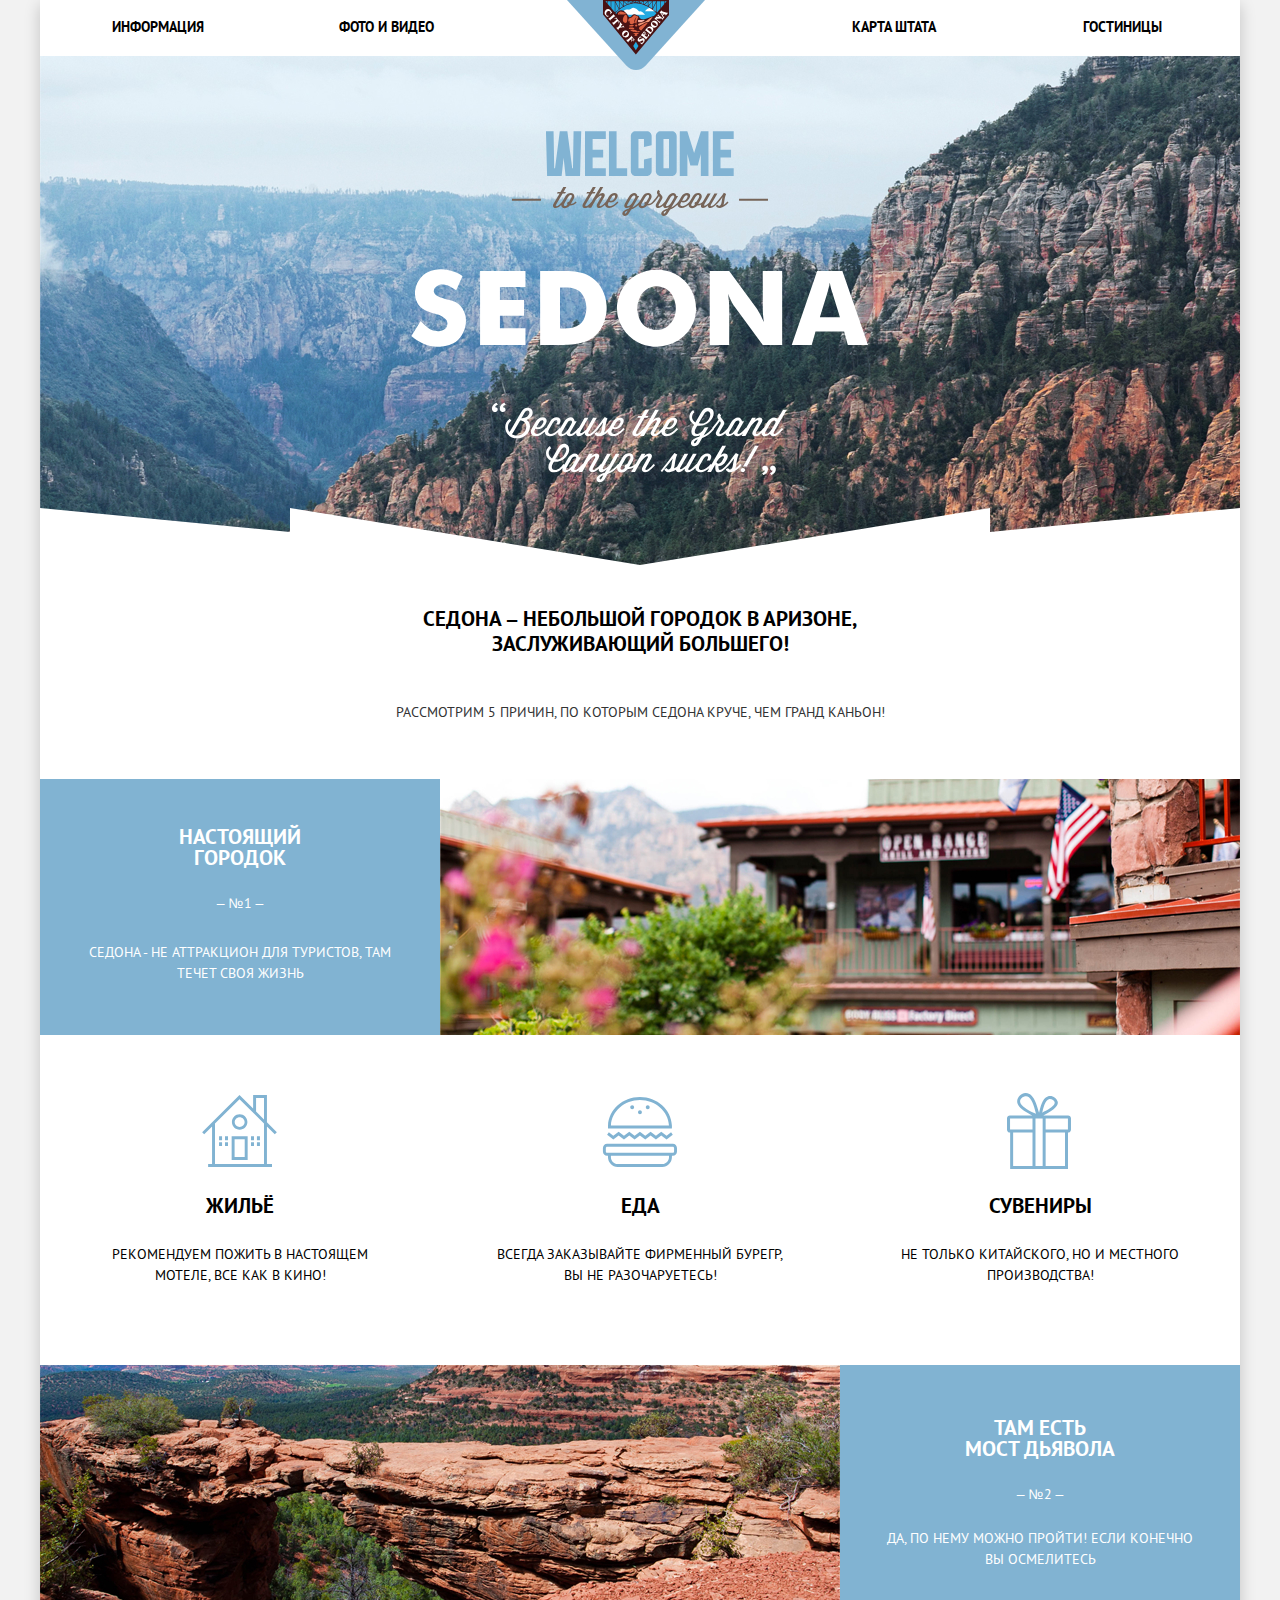
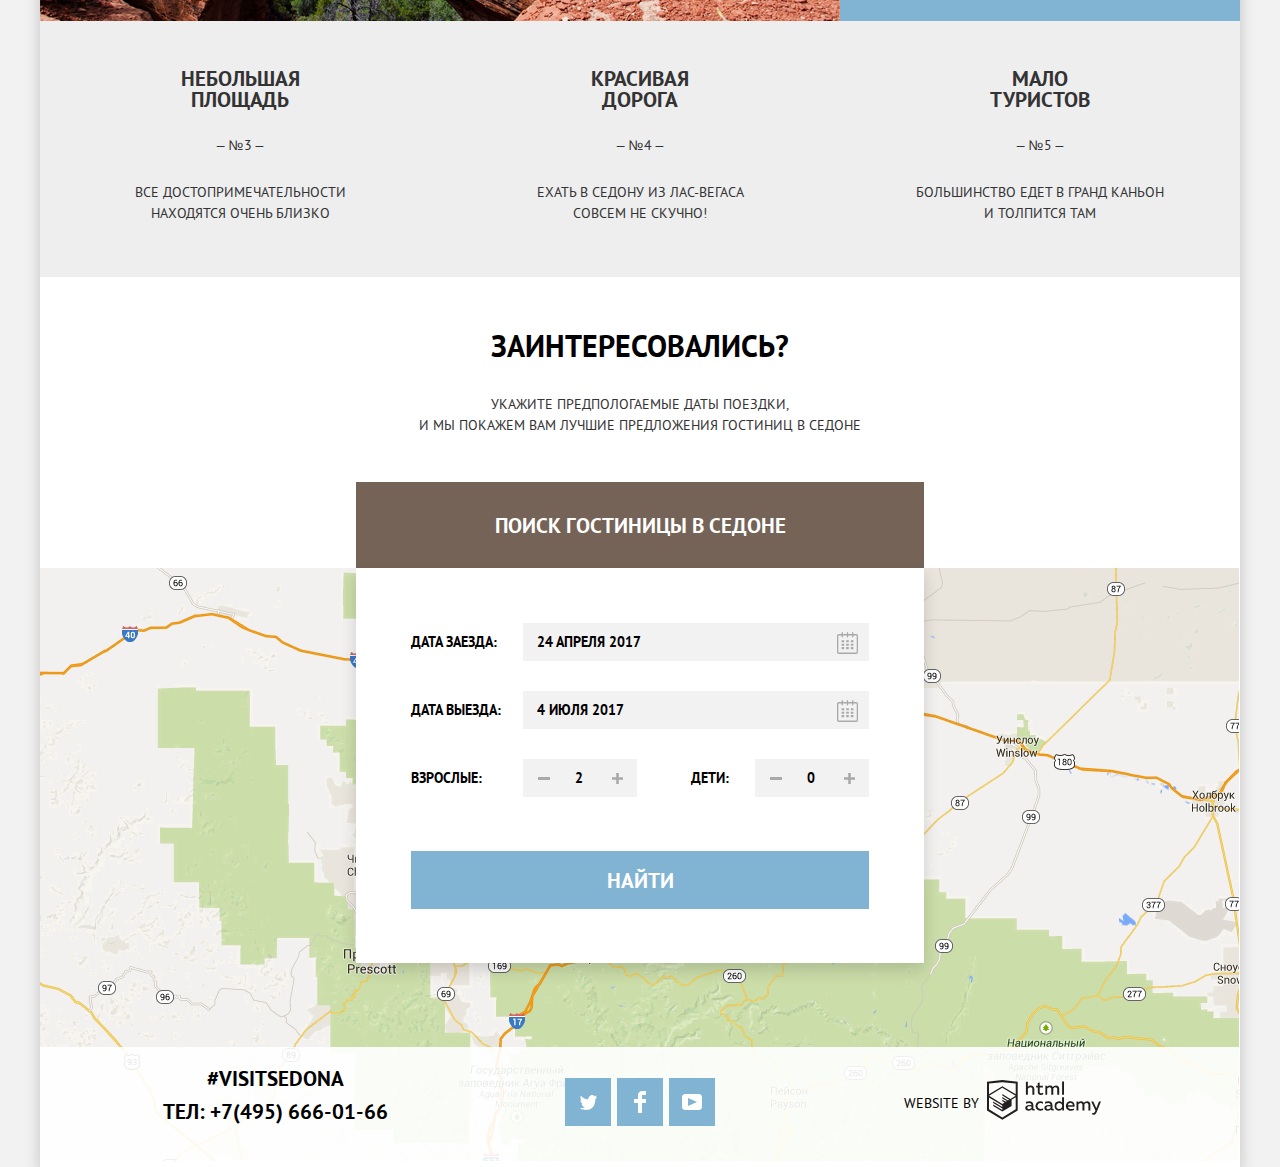
<file: index.html>
<!DOCTYPE html>
<html lang="ru">
<head>
  <meta charset="utf-8">
  <title>HTML Academy: Седона</title>
  <link href="css/normalize.css" rel="stylesheet">
  <link href="css/style.min.css" rel="stylesheet">
</head>
<body class="page-body">

<div class="page-container">
  <header class="header">
    <div class="container">
      <nav class="header-nav">
        <a class="header-logo">
          <img src="img/svg/logo-sedona.svg" width="138" height="70" alt="Логотип Седона">
        </a>
        <ul class="site-nav reset-list-styles">
          <li><a href="#">Информация</a></li>
          <li><a href="#">Фото и видео</a></li>
          <li><a href="#">Карта штата</a></li>
          <li><a href="hotels.html">Гостиницы</a></li>
        </ul>
      </nav>
    </div>
  </header>

  <main class="page-main container">
    <h1 class="visually-hidden">Поиск жилья в Седоне</h1>
    <section class="short-info">
      <h2 class="visually-hidden">Коротко о Седоне</h2>
      <p>Седона &#8211; небольшой городок в Аризоне,<br>заслуживающий большего!</p>
    </section>

    <section class="features">
      <h2 class="visually-hidden">Отличительные особенности</h2>
      <p>Рассмотрим 5 причин, по которым Седона круче, чем Гранд Каньон!</p>
      <ol class="features-list reset-list-styles">
        <li class="features-item reason-1">
          <div class="features-item-wrapper">
            <h3>Настоящий городок</h3>
            <span>&#8211; №1 &#8211;</span>
            <p>Седона - не аттракцион для туристов, там течет своя жизнь</p>
          </div>
          <div class="img-wrapper">
            <img src="img/sedona-city.jpg" width="800" height="256" alt="Город Седона">
          </div>
          <ul class="features-item-city reset-list-styles">
            <li>
              <h4 class="house-header">Жильё</h4>
              <p>Рекомендуем пожить в настоящем мотеле, все как в кино!</p>
            </li>
            <li>
              <h4 class="food-header">Еда</h4>
              <p>Всегда заказывайте фирменный бурегр, вы не разочаруетесь!</p>
            </li>
            <li>
              <h4 class="gifts-header">Сувениры</h4>
              <p>Не только китайского, но и местного производства!</p>
            </li>
          </ul>
        </li>
        <li class="features-item reason-2">
          <div class="features-item-wrapper">
            <h3>Там есть мост Дьявола</h3>
            <span>&#8211; №2 &#8211;</span>
            <p>Да, по нему можно пройти! Если конечно вы осмелитесь</p>
          </div>
          <div class="img-wrapper">
            <img src="img/sedona-nature.jpg" width="800" height="256" alt="Природа Седоны">
          </div>
        </li>
        <li class="features-item other reason-3">
          <h3>Небольшая площадь</h3>
          <span>&#8211; №3 &#8211;</span>
          <p>Все достопримечательности находятся очень близко</p>
        </li>
        <li class="features-item other reason-4">
          <h3>Красивая дорога</h3>
          <span>&#8211; №4 &#8211;</span>
          <p>Ехать в Седону из Лас-Вегаса совсем не скучно!</p>
        </li>
        <li class="features-item other reason-5">
          <h3>Мало туристов</h3>
          <span>&#8211; №5 &#8211;</span>
          <p>Большинство едет в Гранд Каньон и толпится там</p>
        </li>
      </ol>
    </section>

    <section class="hotels-search">
      <div class="hotels-search-wrapper">
        <h2 class="visually-hidden">Поиск гостиницы в Седоне</h2>
        <p class="interested">Заинтересовались?</p>
        <p class="set-date">Укажите предпологаемые даты поездки,<br> и мы покажем вам лучшие предложения гостиниц в Седоне
        </p>
        <button class="button button-brown button-modal" type="button">Поиск гостиницы в Седоне</button>
      </div>
      <div class="modal-wrapper">
        <form class="modal" method="get" action="https://echo.htmlacademy.ru">
          <div class="date-wrapper">
            <label class="modal-label" for="guest-arrival-date">Дата заезда:</label>
            <div class="date-input-wrapper">
              <input class="modal-input" id="guest-arrival-date" type="text" name="date-arrival" value="24 апреля 2017">
              <div class="modal-calendar">
                <svg class="calendar-svg" aria-hidden="true" focusable="false" width="21" height="23"><path fill-rule="evenodd" clip-rule="evenodd" d="M16.4 3.02h2.85c.97 0 1.75.83 1.75 1.84v16.3A1.8 1.8 0 0119.25 23H1.75A1.8 1.8 0 010 21.16V4.86a1.8 1.8 0 011.75-1.84h2.84V1.65c0-.38.3-.7.66-.7.36 0 .66.32.66.7v1.37h3.93V1.65c0-.38.3-.7.66-.7.36 0 .66.32.66.7v1.37h3.93V1.65c0-.38.3-.7.66-.7.36 0 .66.32.66.7v1.37zm3.16 18.46c.09-.08.13-.2.13-.32V4.86c0-.25-.2-.46-.44-.46h-2.84v1.38c0 .38-.3.69-.66.69a.67.67 0 01-.65-.69V4.4h-3.94v1.38c0 .38-.3.69-.66.69a.67.67 0 01-.65-.69V4.4H5.9v1.38c0 .38-.3.69-.66.69a.67.67 0 01-.66-.69V4.4H1.75a.45.45 0 00-.44.46v16.3c0 .25.2.46.44.46h17.5c.12 0 .23-.05.31-.14z" fill="#A9A9A9"/><path fill-rule="evenodd" clip-rule="evenodd" d="M4.6 9.23h2.62v2.06H4.59V9.23zm0 3.44h2.62v2.07H4.59v-2.07zm2.62 3.44H4.59v2.07h2.63V16.1zm1.97 0h2.62v2.07H9.2V16.1zm2.62-3.44H9.2v2.07h2.62v-2.07zM9.2 9.23h2.62v2.06H9.2V9.23zm7.22 6.88h-2.63v2.07h2.63V16.1zm-2.63-3.44h2.63v2.07h-2.63v-2.07zm2.63-3.44h-2.63v2.06h2.63V9.23z" fill="#A9A9A9"/></svg>
              </div>
            </div>
          </div>
          <div class="date-wrapper">
            <label class="modal-label" for="guest-departure-date">Дата выезда:</label>
            <div class="date-input-wrapper">
              <input class="modal-input" id="guest-departure-date" type="text" name="date-departure"
                     value="4 июля 2017">
              <div class="modal-calendar">
                <svg class="calendar-svg" aria-hidden="true" focusable="false" width="21" height="23"><path fill-rule="evenodd" clip-rule="evenodd" d="M16.4 3.02h2.85c.97 0 1.75.83 1.75 1.84v16.3A1.8 1.8 0 0119.25 23H1.75A1.8 1.8 0 010 21.16V4.86a1.8 1.8 0 011.75-1.84h2.84V1.65c0-.38.3-.7.66-.7.36 0 .66.32.66.7v1.37h3.93V1.65c0-.38.3-.7.66-.7.36 0 .66.32.66.7v1.37h3.93V1.65c0-.38.3-.7.66-.7.36 0 .66.32.66.7v1.37zm3.16 18.46c.09-.08.13-.2.13-.32V4.86c0-.25-.2-.46-.44-.46h-2.84v1.38c0 .38-.3.69-.66.69a.67.67 0 01-.65-.69V4.4h-3.94v1.38c0 .38-.3.69-.66.69a.67.67 0 01-.65-.69V4.4H5.9v1.38c0 .38-.3.69-.66.69a.67.67 0 01-.66-.69V4.4H1.75a.45.45 0 00-.44.46v16.3c0 .25.2.46.44.46h17.5c.12 0 .23-.05.31-.14z" fill="#A9A9A9"/><path fill-rule="evenodd" clip-rule="evenodd" d="M4.6 9.23h2.62v2.06H4.59V9.23zm0 3.44h2.62v2.07H4.59v-2.07zm2.62 3.44H4.59v2.07h2.63V16.1zm1.97 0h2.62v2.07H9.2V16.1zm2.62-3.44H9.2v2.07h2.62v-2.07zM9.2 9.23h2.62v2.06H9.2V9.23zm7.22 6.88h-2.63v2.07h2.63V16.1zm-2.63-3.44h2.63v2.07h-2.63v-2.07zm2.63-3.44h-2.63v2.06h2.63V9.23z" fill="#A9A9A9"/></svg>
              </div>
            </div>
          </div>
          <div class="number-wrapper">
            <label class="modal-label" for="number-adults">Взрослые:</label>
            <div class="number-input-wrapper">
              <div class="modal-minus">
                <svg class="minus-svg" aria-hidden="true" focusable="false" width="12" height="3"><path fill="#A9A9A9" d="M0 0h12v3H0z"/></svg>
              </div>
              <input class="modal-input" id="number-adults" type="text" name="number-adult-guest" value="2">
              <div class="modal-plus">
                <svg class="plus-svg" aria-hidden="true" focusable="false" width="11" height="11"><path fill-rule="evenodd" clip-rule="evenodd" d="M4.23 6.77V11h2.54V6.77H11V4.23H6.77V0H4.23v4.23H0v2.54h4.23z" fill="#A9A9A9"/></svg>
              </div>
            </div>
          </div>
          <div class="number-wrapper">
            <label class="modal-label label-children" for="number-children">Дети:</label>
            <div class="number-input-wrapper">
              <div class="modal-minus">
                <svg class="minus-svg" aria-hidden="true" focusable="false" width="12" height="3"><path fill="#A9A9A9" d="M0 0h12v3H0z"/></svg>
              </div>
              <input class="modal-input" id="number-children" type="text" name="number-children-guest" value="0">
              <div class="modal-plus">
                <svg class="plus-svg" aria-hidden="true" focusable="false" width="11" height="11"><path fill-rule="evenodd" clip-rule="evenodd" d="M4.23 6.77V11h2.54V6.77H11V4.23H6.77V0H4.23v4.23H0v2.54h4.23z" fill="#A9A9A9"/></svg>
              </div>
            </div>
          </div>
          <button class="button button-blue" type="submit">Найти</button>
        </form>
      </div>
      <img class="map-sedona-img" src="img/map.png" width="1199" height="593" alt="Map of Sedona, USA">
      <iframe class="map-sedona-iframe" src="https://www.google.com/maps/embed?pb=!1m14!1m12!1m3!1d52377.64553762588!2d-111.77883107737516!3d34.866205321810156!2m3!1f0!2f0!3f0!3m2!1i1024!2i768!4f13.1!5e0!3m2!1sru!2sru!4v1602192283935!5m2!1sru!2sru" allowfullscreen="" aria-hidden="false" tabindex="0" width="1200" height="593" title="USA, Arizona, Sedona City"></iframe>

    </section>
  </main>

  <footer class="page-footer">
    <div class="container">
      <section class="footer-contacts">
        <h2 class="visually-hidden">Контакты</h2>
        <p>#visitsedona</p>
        <p>Тел: <a href="tel:+74956660166">+7(495) 666-01-66</a>
        </p>
      </section>
      <section class="footer-socials">
        <h2 class="visually-hidden">Социальные сети</h2>
        <ul class="reset-list-styles">
          <li class="social-item">
            <a class="social-link social-twitter" href="#">
              <span class="visually-hidden">Twitter</span>
            </a>
          </li>
          <li class="social-item">
            <a class="social-link social-facebook" href="#">
              <span class="visually-hidden">Facebook</span>
            </a>
          </li>
          <li class="social-item">
            <a class="social-link social-youtube" href="#">
              <span class="visually-hidden">Youtube</span>
            </a>
          </li>
        </ul>
      </section>
      <p class="footer-copyright">
        Website by
        <a href="https://htmlacademy.ru/intensive/htmlcss">
          <span class="visually-hidden" >HTML Academy</span>
          <svg class="footer-logo" aria-hidden="true" focusable="false" width="114" height="40"><path fill-rule="evenodd" clip-rule="evenodd" d="M15.52.06h-.17L0 1.72v28.77l15.35 9.35 15.35-9.35V1.72L15.52.06zm61.5 1.56h-1.93v13.11h1.93V1.63zm-36.16.01v5.14a3.98 3.98 0 012.85-1.23c.97-.06 1.92.3 2.62 1 .69.7 1.06 1.67 1.01 2.67v5.55h-1.97v-5.3c.05-.51-.1-1.03-.41-1.43a1.9 1.9 0 00-1.3-.72h-.3c-1.01.06-1.93.62-2.46 1.5v5.95h-2V1.63h1.96zm36.16 28.85h-1.74v-1.42a4.06 4.06 0 01-3.37 1.66 4.7 4.7 0 01-4.33-4.74 4.7 4.7 0 014.33-4.73c1.21-.04 2.37.47 3.17 1.4v-5.33h1.94v13.16zm-29.95-1.42c.2 0 .39-.04.58-.1v1.43c-.4.15-.82.23-1.25.22a1.76 1.76 0 01-1.76-1.08 5.04 5.04 0 01-3.31 1.17c-1.6 0-3.07-.9-3.07-2.75 0-2.3 2.1-3.01 3.91-3.01.77.01 1.54.1 2.29.27v-.33c0-1.07-.8-1.9-2.31-1.9-1.1 0-2.17.23-3.17.68v-1.83c1.09-.38 2.22-.58 3.37-.6 2.49 0 4.02 1.22 4.02 3.95v3.23a.6.6 0 00.13.43c.1.12.23.2.39.2h.18v.02zm-6.8-1.22c.03.39.2.75.5 1 .28.26.66.38 1.04.35h.12c.95 0 1.87-.39 2.54-1.08v-1.53c-.63-.14-1.27-.21-1.91-.23-1.05 0-2.28.36-2.28 1.49zm15.75-5.9a5.18 5.18 0 00-2.7-.7h-.38c-1.2.05-2.35.58-3.18 1.48-.83.9-1.27 2.1-1.23 3.34v.44a4.48 4.48 0 004.72 4.23c1 .03 2-.18 2.91-.61v-1.85c-.78.45-1.67.69-2.56.7a2.88 2.88 0 01-2.66-1.43 3.02 3.02 0 010-3.07 2.88 2.88 0 012.66-1.43c.86 0 1.7.26 2.42.75v-1.85zm10.13 7.12c.2 0 .4-.04.58-.1v1.43c-.4.15-.82.23-1.24.22a1.76 1.76 0 01-1.77-1.08 5.04 5.04 0 01-3.3 1.17c-1.6 0-3.08-.9-3.08-2.75 0-2.3 2.11-3.01 3.92-3.01.77.01 1.53.1 2.29.27v-.33c0-1.07-.8-1.9-2.32-1.9-1.09 0-2.16.23-3.16.68v-1.83c1.08-.38 2.22-.58 3.37-.6 2.49 0 4.02 1.22 4.02 3.95v3.23a.6.6 0 00.12.43c.1.12.24.2.4.2h.17v.02zm-6.3-.21c-.29-.26-.47-.62-.5-1.01h.03c0-1.13 1.16-1.49 2.28-1.49.64.02 1.28.1 1.9.23v1.53a3.54 3.54 0 01-2.54 1.08h-.11a1.4 1.4 0 01-1.05-.34zm9.48-2.92c0-1.64 1.3-2.98 2.9-2.98l.03.06c1.21 0 2.31.73 2.8 1.86v2.16a3.02 3.02 0 01-2.82 1.88 2.95 2.95 0 01-2.91-2.98zm14.02-4.68c3.5 0 4.7 2.89 4.13 5.49h-6.56c.22 1.62 1.76 2.28 3.37 2.28.96 0 1.91-.22 2.78-.64v1.73c-1 .43-2.08.64-3.16.61-2.67 0-5.01-1.53-5.01-4.77a4.57 4.57 0 011.14-3.27c.8-.89 1.9-1.41 3.08-1.46h.23v.03zm-2.48 3.93a2.42 2.42 0 012.57-2.27h.05c.62-.06 1.23.17 1.67.62.44.45.67 1.08.62 1.71h-4.91v-.06zm8.62 5.28V21.5h1.74v1.07a3.98 3.98 0 012.93-1.37 3 3 0 012.79 1.52 4.3 4.3 0 013.07-1.44 3.2 3.2 0 012.49 1.01c.64.69.97 1.63.88 2.58v5.61h-2v-5.55c.05-.46-.08-.91-.37-1.27a1.67 1.67 0 00-1.13-.62h-.27c-.87.05-1.67.5-2.19 1.2v6.24h-2v-5.55c.04-.46-.1-.92-.38-1.27-.29-.35-.7-.57-1.15-.61h-.21c-.94.08-1.8.6-2.33 1.4v6.07h-1.83l-.04-.06zm24.49-8.99h-2l-2.66 6.8-3.01-6.78h-2.11l4.22 9.06-.18.45c-.52 1.36-1.24 2.05-2.19 2.05-.3 0-.6-.04-.9-.13v1.7c.39.1.78.14 1.17.15 1.33 0 2.58-.75 3.53-3.09l4.13-10.2zM52.68 5.8V2.55l-1.95.46v2.72h-1.59V7.5h1.65V12c-.07.83.23 1.64.82 2.21.59.58 1.4.85 2.2.75.79 0 1.58-.12 2.33-.38v-1.73c-.57.24-1.17.36-1.78.36-1.14 0-1.67-.39-1.67-1.58v-4.1h3.16V5.78H52.7zm5.7 8.96v-9h1.76v1.08a3.98 3.98 0 012.92-1.38A3 3 0 0165.8 6.9a4.3 4.3 0 013.07-1.44 3.2 3.2 0 012.5 1.05c.63.7.94 1.66.84 2.62v5.62h-2V9.2c.04-.46-.1-.91-.37-1.27a1.67 1.67 0 00-1.14-.62h-.24c-.86.05-1.66.5-2.18 1.2v6.24h-2V9.2c.04-.46-.1-.91-.37-1.27a1.67 1.67 0 00-1.13-.62h-.25c-.94.08-1.8.6-2.33 1.39v6.07H58.4zM28.7 29.3v.02-.02zm0-11.98V29.3l-13.35 8.13L2 29.32v-11.8L15.3 25.6v1.42l-9.1-5.5v1.41l9.15 5.62v1.5L6.19 24.5v1.45l9.16 5.62 9.23-5.65v-6.1l4.12-2.5zm0-1.54l-3.66 2.16-1.7 1.07-8.03-4.93v1.42l6.85 4.23-.15.1-1.06.58-5.66-3.46v1.45l4.47 2.72-1.05.72-3.38-2.05v1.41l2.22 1.34-2.25 1.36L2.1 15.86l13.2-8.13 13.4 8.05zM15.3 6.28l13.42 8.07V3.56L15.36 2.13 2.02 3.56v10.8l13.27-8.09z" fill="#231F20"/></svg>
        </a>
      </p>
    </div>
  </footer>
</div>

<script src="js/script.min.js"></script>

</body>
</html>
</file>
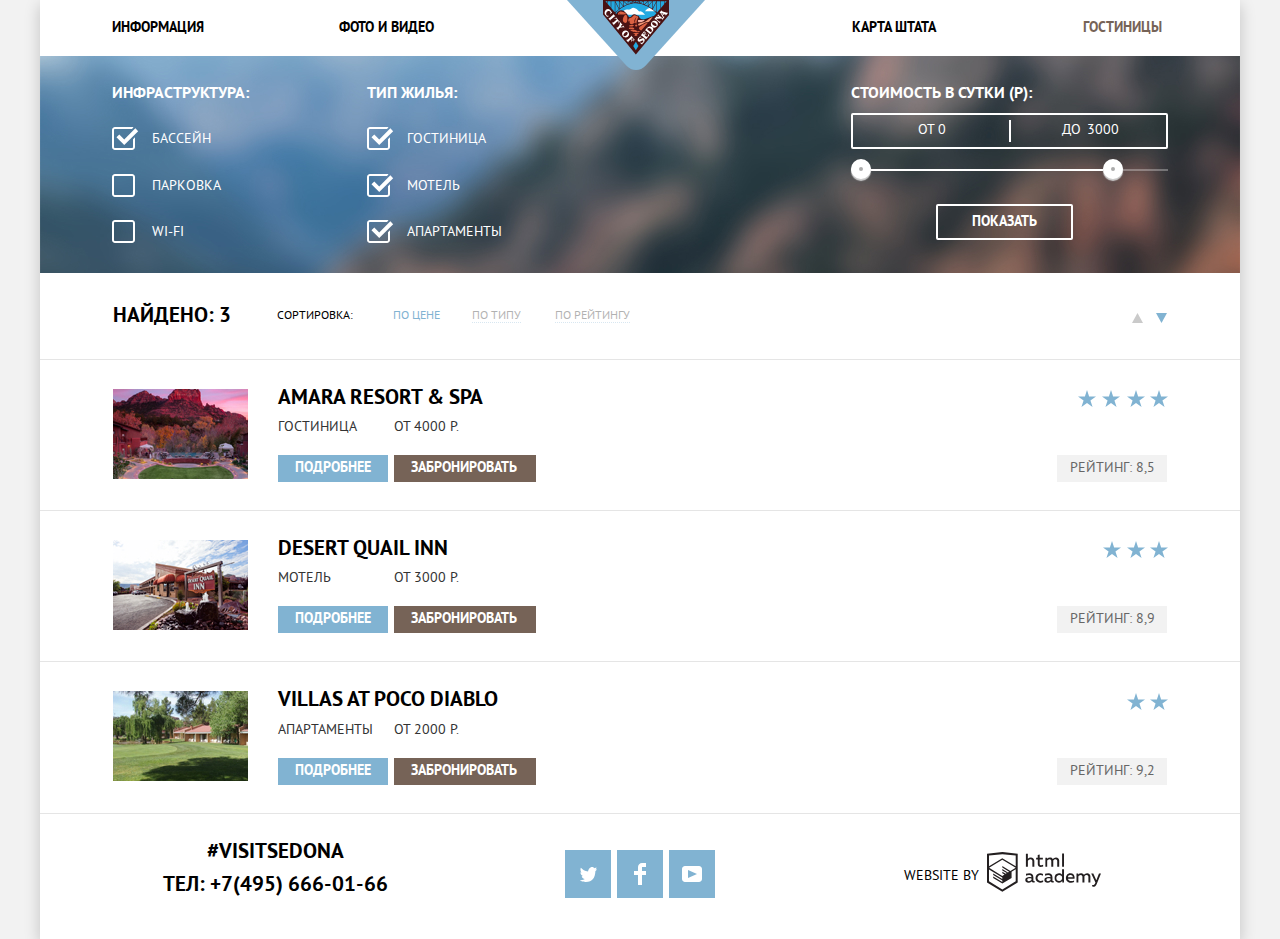
<file: hotels.html>
<!DOCTYPE html>
<html lang="ru">
<head>
  <meta charset="utf-8">
  <title>Отели Седоны</title>
  <link href="css/normalize.css" rel="stylesheet">
  <link href="css/style.min.css" rel="stylesheet">
</head>
<body class="page-body">

<div class="page-container">
  <header class="header">
    <div class="container">
      <nav class="header-nav">
        <a class="header-logo" href="index.html">
          <img src="img/svg/logo-sedona.svg" width="138" height="70" alt="Логотип Седона">
        </a>
        <ul class="site-nav reset-list-styles">
          <li><a href="#">Информация</a></li>
          <li><a href="#">Фото и видео</a></li>
          <li><a href="#">Карта штата</a></li>
          <li><a class="site-nav-current" href="#">Гостиницы</a></li>
        </ul>
      </nav>
    </div>
  </header>

  <main class="page-main container">
    <h1 class="visually-hidden">Поиск отеля в Седоне</h1>

    <section class="selection-hotels">
      <h2 class="visually-hidden">Подбор отелей</h2>
      <h3 class="visually-hidden">Фильтр</h3>
      <form class="filter" method="get" action="https://echo.htmlacademy.ru">
        <div class="filter-wrapper">
          <div class="filter-type-wrapper">
            <fieldset>
              <legend>Инфраструктура:</legend>
              <ul>
                <li class="reset-list-styles filter-option">
                  <input class="visually-hidden filter-input-checkbox" type="checkbox" name="pool" id="filter-pool"
                         checked>
                  <label for="filter-pool">Бассейн</label>
                </li>
                <li class="reset-list-styles filter-option">
                  <input class="visually-hidden filter-input-checkbox" type="checkbox" name="parking"
                         id="filter-parking">
                  <label for="filter-parking">Парковка</label>
                </li>
                <li class="reset-list-styles filter-option">
                  <input class="visually-hidden filter-input-checkbox" type="checkbox" name="wi-fi" id="filter-wifi">
                  <label for="filter-wifi">wi-fi</label>
                </li>
              </ul>
            </fieldset>
            <fieldset>
              <legend>Тип жилья:</legend>
              <ul>
                <li class="reset-list-styles filter-option">
                  <input class="visually-hidden filter-input-checkbox" type="checkbox" name="hotel" id="filter-hotel"
                         checked>
                  <label for="filter-hotel">Гостиница</label>
                </li>
                <li class="reset-list-styles filter-option">
                  <input class="visually-hidden filter-input-checkbox" type="checkbox" name="motel" id="filter-motel"
                         checked>
                  <label for="filter-motel">Мотель</label>
                </li>
                <li class="reset-list-styles filter-option">
                  <input class="visually-hidden filter-input-checkbox" type="checkbox" name="apartments"
                         id="filter-apartments" checked>
                  <label for="filter-apartments">Апартаменты</label>
                </li>
              </ul>
            </fieldset>
          </div>
          <div class="filter-range-wrapper">
            <fieldset>
              <legend>Стоимость в сутки (р):</legend>
              <div class="range-filter">
                <div class="price-controls">
                  <label class="min-price">
                    от <input type="number" min="0" name="min-price" value="0" autocomplete="off">
                  </label>
                  <label class="max-price">
                    до <input type="number" min="0" name="max-price" value="3000" autocomplete="off">
                  </label>
                </div>
                <div class="range-controls">
                  <div class="scale">
                    <div class="bar"></div>
                  </div>
                  <div class="toggle toggle-min" tabindex="0"></div>
                  <div class="toggle toggle-max" tabindex="0"></div>
                </div>
              </div>
            </fieldset>
            <button class="button button-filter" type="submit">Показать</button>
          </div>
        </div>
      </form>
        <div class="sort-wrapper">
          <div class="sort-type-wrapper">
          <strong>Найдено: 3</strong>
            <span>Сортировка:</span>
            <ul class="reset-list-styles">
              <li>
                <a class="link-sort link-sort-current" href="#">По цене</a>
              </li>
              <li>
                <a class="link-sort" href="#">По типу</a>
              </li>
              <li>
                <a class="link-sort" href="#">По рейтингу</a>
              </li>
            </ul>
          </div>
          <div class="sort-maxmin-wrapper">
              <a class="link-maxmin" href="#" aria-label="Сортировать по возрастанию">
                <svg class="svg-maxmin" width="11" height="10"><path d="M5.5 0L0 10h11L5.5 0z" fill="#CACACA"/></svg>
              </a>
              <a class="link-maxmin link-maxmin-current" href="#" aria-label="Сортировать по убыванию">
                <svg class="svg-maxmin" width="11" height="10"><path d="M5.5 10L11 0H0l5.5 10z" fill="#CACACA"/></svg>
              </a>
          </div>
        </div>

    </section>

    <section class="catalog-hotels">
      <h2 class="visually-hidden">Список отелей</h2>
      <ul class="list-hotels reset-list-styles">
        <li class="hotels-item">
          <div class="hotels-item-wrapper">
            <div class="catalog-hotels-img">
              <img src="img/hotels-amara.jpg" width="135" height="90" alt="Amara Resort & Spa">
            </div>
            <div class="hotels-info-wrapper">
              <a class="link-hotels" href="#">
                <h3 class="hotels-title">Amara Resort & Spa</h3>
              </a>
              <p class="catalog-hotels-type">Гостиница</p>
              <p class="catalog-hotels-price">от 4000 р.</p>
              <a class="link link-blue" href="#">Подробнее</a>
              <a class="link link-brown" href="#">Забронировать</a>
            </div>
          </div>
          <p class="catalog-hotels-rate">Рейтинг: 8,5</p>
        </li>
        <li class="hotels-item">
          <div class="hotels-item-wrapper">
            <div class="catalog-hotels-img">
              <img src="img/hotels-desert.jpg" width="135" height="90" alt="Desert Quail Inn">
            </div>
            <div class="hotels-info-wrapper">
              <a class="link-hotels" href="#">
                <h3 class="hotels-title">Desert Quail Inn</h3>
              </a>
              <p class="catalog-hotels-type">Мотель</p>
              <p class="catalog-hotels-price">от 3000 р.</p>
              <a class="link link-blue" href="#">Подробнее</a>
              <a class="link link-brown" href="#">Забронировать</a>
            </div>
          </div>
          <p class="catalog-hotels-rate">Рейтинг: 8,9</p>
        </li>
        <li class="hotels-item">
          <div class="hotels-item-wrapper">
            <div class="catalog-hotels-img">
              <img src="img/hotels-villas.jpg" width="135" height="90" alt="Villas At Poco Diablo">
            </div>
            <div class="hotels-info-wrapper">
              <a class="link-hotels" href="#">
                <h3 class="hotels-title">Villas At Poco Diablo</h3>
              </a>
              <p class="catalog-hotels-type">Апартаменты</p>
              <p class="catalog-hotels-price">от 2000 р.</p>
              <a class="link link-blue" href="#">Подробнее</a>
              <a class="link link-brown" href="#">Забронировать</a>
            </div>
          </div>
          <p class="catalog-hotels-rate">Рейтинг: 9,2</p>
        </li>
      </ul>
    </section>
  </main>

  <footer class="page-footer">
    <div class="container">
      <section class="footer-contacts">
        <h2 class="visually-hidden">Контакты</h2>
        <p>#visitsedona</p>
        <p>Тел: <a href="tel:+74956660166">+7(495) 666-01-66</a>
        </p>
      </section>
      <section class="footer-socials">
        <h2 class="visually-hidden">Социальные сети</h2>
        <ul class="reset-list-styles">
          <li class="social-item">
            <a class="social-link social-twitter" href="#">
              <span class="visually-hidden">Twitter</span>
            </a>
          </li>
          <li class="social-item">
            <a class="social-link social-facebook" href="#">
              <span class="visually-hidden">Facebook</span>
            </a>
          </li>
          <li class="social-item">
            <a class="social-link social-youtube" href="#">
              <span class="visually-hidden">Youtube</span>
            </a>
          </li>
        </ul>
      </section>
      <p class="footer-copyright">
        Website by
        <a href="https://htmlacademy.ru/intensive/htmlcss">
          <span class="visually-hidden" >HTML Academy</span>
          <svg class="footer-logo" aria-hidden="true" focusable="false" width="114" height="40"><path fill-rule="evenodd" clip-rule="evenodd" d="M15.52.06h-.17L0 1.72v28.77l15.35 9.35 15.35-9.35V1.72L15.52.06zm61.5 1.56h-1.93v13.11h1.93V1.63zm-36.16.01v5.14a3.98 3.98 0 012.85-1.23c.97-.06 1.92.3 2.62 1 .69.7 1.06 1.67 1.01 2.67v5.55h-1.97v-5.3c.05-.51-.1-1.03-.41-1.43a1.9 1.9 0 00-1.3-.72h-.3c-1.01.06-1.93.62-2.46 1.5v5.95h-2V1.63h1.96zm36.16 28.85h-1.74v-1.42a4.06 4.06 0 01-3.37 1.66 4.7 4.7 0 01-4.33-4.74 4.7 4.7 0 014.33-4.73c1.21-.04 2.37.47 3.17 1.4v-5.33h1.94v13.16zm-29.95-1.42c.2 0 .39-.04.58-.1v1.43c-.4.15-.82.23-1.25.22a1.76 1.76 0 01-1.76-1.08 5.04 5.04 0 01-3.31 1.17c-1.6 0-3.07-.9-3.07-2.75 0-2.3 2.1-3.01 3.91-3.01.77.01 1.54.1 2.29.27v-.33c0-1.07-.8-1.9-2.31-1.9-1.1 0-2.17.23-3.17.68v-1.83c1.09-.38 2.22-.58 3.37-.6 2.49 0 4.02 1.22 4.02 3.95v3.23a.6.6 0 00.13.43c.1.12.23.2.39.2h.18v.02zm-6.8-1.22c.03.39.2.75.5 1 .28.26.66.38 1.04.35h.12c.95 0 1.87-.39 2.54-1.08v-1.53c-.63-.14-1.27-.21-1.91-.23-1.05 0-2.28.36-2.28 1.49zm15.75-5.9a5.18 5.18 0 00-2.7-.7h-.38c-1.2.05-2.35.58-3.18 1.48-.83.9-1.27 2.1-1.23 3.34v.44a4.48 4.48 0 004.72 4.23c1 .03 2-.18 2.91-.61v-1.85c-.78.45-1.67.69-2.56.7a2.88 2.88 0 01-2.66-1.43 3.02 3.02 0 010-3.07 2.88 2.88 0 012.66-1.43c.86 0 1.7.26 2.42.75v-1.85zm10.13 7.12c.2 0 .4-.04.58-.1v1.43c-.4.15-.82.23-1.24.22a1.76 1.76 0 01-1.77-1.08 5.04 5.04 0 01-3.3 1.17c-1.6 0-3.08-.9-3.08-2.75 0-2.3 2.11-3.01 3.92-3.01.77.01 1.53.1 2.29.27v-.33c0-1.07-.8-1.9-2.32-1.9-1.09 0-2.16.23-3.16.68v-1.83c1.08-.38 2.22-.58 3.37-.6 2.49 0 4.02 1.22 4.02 3.95v3.23a.6.6 0 00.12.43c.1.12.24.2.4.2h.17v.02zm-6.3-.21c-.29-.26-.47-.62-.5-1.01h.03c0-1.13 1.16-1.49 2.28-1.49.64.02 1.28.1 1.9.23v1.53a3.54 3.54 0 01-2.54 1.08h-.11a1.4 1.4 0 01-1.05-.34zm9.48-2.92c0-1.64 1.3-2.98 2.9-2.98l.03.06c1.21 0 2.31.73 2.8 1.86v2.16a3.02 3.02 0 01-2.82 1.88 2.95 2.95 0 01-2.91-2.98zm14.02-4.68c3.5 0 4.7 2.89 4.13 5.49h-6.56c.22 1.62 1.76 2.28 3.37 2.28.96 0 1.91-.22 2.78-.64v1.73c-1 .43-2.08.64-3.16.61-2.67 0-5.01-1.53-5.01-4.77a4.57 4.57 0 011.14-3.27c.8-.89 1.9-1.41 3.08-1.46h.23v.03zm-2.48 3.93a2.42 2.42 0 012.57-2.27h.05c.62-.06 1.23.17 1.67.62.44.45.67 1.08.62 1.71h-4.91v-.06zm8.62 5.28V21.5h1.74v1.07a3.98 3.98 0 012.93-1.37 3 3 0 012.79 1.52 4.3 4.3 0 013.07-1.44 3.2 3.2 0 012.49 1.01c.64.69.97 1.63.88 2.58v5.61h-2v-5.55c.05-.46-.08-.91-.37-1.27a1.67 1.67 0 00-1.13-.62h-.27c-.87.05-1.67.5-2.19 1.2v6.24h-2v-5.55c.04-.46-.1-.92-.38-1.27-.29-.35-.7-.57-1.15-.61h-.21c-.94.08-1.8.6-2.33 1.4v6.07h-1.83l-.04-.06zm24.49-8.99h-2l-2.66 6.8-3.01-6.78h-2.11l4.22 9.06-.18.45c-.52 1.36-1.24 2.05-2.19 2.05-.3 0-.6-.04-.9-.13v1.7c.39.1.78.14 1.17.15 1.33 0 2.58-.75 3.53-3.09l4.13-10.2zM52.68 5.8V2.55l-1.95.46v2.72h-1.59V7.5h1.65V12c-.07.83.23 1.64.82 2.21.59.58 1.4.85 2.2.75.79 0 1.58-.12 2.33-.38v-1.73c-.57.24-1.17.36-1.78.36-1.14 0-1.67-.39-1.67-1.58v-4.1h3.16V5.78H52.7zm5.7 8.96v-9h1.76v1.08a3.98 3.98 0 012.92-1.38A3 3 0 0165.8 6.9a4.3 4.3 0 013.07-1.44 3.2 3.2 0 012.5 1.05c.63.7.94 1.66.84 2.62v5.62h-2V9.2c.04-.46-.1-.91-.37-1.27a1.67 1.67 0 00-1.14-.62h-.24c-.86.05-1.66.5-2.18 1.2v6.24h-2V9.2c.04-.46-.1-.91-.37-1.27a1.67 1.67 0 00-1.13-.62h-.25c-.94.08-1.8.6-2.33 1.39v6.07H58.4zM28.7 29.3v.02-.02zm0-11.98V29.3l-13.35 8.13L2 29.32v-11.8L15.3 25.6v1.42l-9.1-5.5v1.41l9.15 5.62v1.5L6.19 24.5v1.45l9.16 5.62 9.23-5.65v-6.1l4.12-2.5zm0-1.54l-3.66 2.16-1.7 1.07-8.03-4.93v1.42l6.85 4.23-.15.1-1.06.58-5.66-3.46v1.45l4.47 2.72-1.05.72-3.38-2.05v1.41l2.22 1.34-2.25 1.36L2.1 15.86l13.2-8.13 13.4 8.05zM15.3 6.28l13.42 8.07V3.56L15.36 2.13 2.02 3.56v10.8l13.27-8.09z" fill="#231F20"/></svg>
        </a>
      </p>
    </div>
  </footer>
</div>

</body>
</html>
</file>
<file: css/style.min.css>
@font-face{font-family:'PT Sans';font-style:normal;font-weight:400;font-display:swap;src:local('PT Sans'),local('PTSans-Regular'),url(../fonts/ptsans.woff2) format('woff2'),url(../fonts/ptsans.woff) format('woff')}@font-face{font-family:'PT Sans';font-style:normal;font-weight:700;font-display:swap;src:local('PT Sans Bold'),local('PTSans-Bold'),url(../fonts/ptsansbold.woff2) format('woff2'),url(../fonts/ptsansbold.woff) format('woff')}:root{--basic-black: #000000;--basic-black-light: #333333;--basic-grey: #eeeeee;--basic-white: #ffffff;--basic-white-opacity: rgba(255, 255, 255, 0.3);--basic-blue: #81b3d2;--basic-brown: #766357;--grey-background: #f2f2f2;--grey-background-dark: #ebebeb;--rate: #666666;--logo-active: #bdbbbc;--basic-footer: rgba(255, 255, 255, 0.9);--basic-border: #e5e5e5;--brown-button-hover: #604e43;--brown-button-active: #503e33;--blue-button-hover: #669ec0;--blue-button-active: #5496bd;--shadow-page: rgba(0, 1, 1, 0.2);--shadow-modal: rgba(0, 1, 1, 0.15);--toggle-shadow: #cfcfcf;--toggle-background: #ababab;--transition-duration: 0.25s}body,img{background-color:var(--basic-white)}a,body{color:var(--basic-black)}body{overflow-y:scroll;min-width:1200px;margin:0;padding:0;font-family:'PT Sans',Arial,sans-serif;font-size:14px;line-height:1.7;font-weight:400;text-transform:uppercase;background-position:top center;background-repeat:no-repeat}a{text-decoration:none}img{max-width:100%;height:auto}.reset-list-styles{list-style:none;margin:0;padding:0}.visually-hidden{position:absolute;width:1px;height:1px;margin:-1px;border:0;padding:0;white-space:nowrap;-webkit-clip-path:inset(100%);clip-path:inset(100%);clip:rect(0 0 0 0);overflow:hidden}.page-container{display:grid;grid-template-rows:-webkit-min-content 1fr -webkit-min-content;grid-template-rows:min-content 1fr min-content;align-content:start;background-color:var(--basic-white);box-shadow:0 5px 15px var(--shadow-page)}.container,.page-container{width:1200px;margin:0 auto}.page-body{min-height:100%;background-color:var(--grey-background)}.page-main{grid-template-columns:1fr;grid-template-rows:-webkit-min-content 1fr;grid-template-rows:min-content 1fr}.page-footer .container{display:grid;grid-template-columns:1fr .5fr 1fr;min-height:120px}.header{margin:0 auto;background-color:var(--basic-white)}.header-nav{display:flex;flex-wrap:wrap;-moz-column-gap:133px;column-gap:133px;margin:0 auto;padding:0 72px;font-size:14px;line-height:1.8;color:var(--basic-black);font-weight:700}.header-logo{position:relative;order:3;width:138px;height:70px;z-index:10}.header-logo img{background-color:transparent}.site-nav{display:contents}.site-nav li{white-space:nowrap;padding:15px 0}.site-nav li:first-child{margin-right:2px;order:1}.site-nav li:nth-child(2){order:2}.site-nav li:nth-child(3){order:4;margin:0 14px}.site-nav li:last-child{order:5}.site-nav-current{color:var(--basic-brown)}.site-nav a{transition:color var(--transition-duration) ease-out,opacity var(--transition-duration) ease-out}.site-nav a:hover{color:var(--basic-blue)}.site-nav a:active{color:var(--basic-black);opacity:.3}.short-info{position:relative;margin-top:536px;min-height:80px;font-size:21px;line-height:1.2;text-align:center;font-weight:700;background-color:var(--basic-white)}.short-info::before{content:'';top:-550px;left:0;width:1200px;height:509px;position:absolute;background-color:var(--basic-blue);background-image:url(../img/svg/welcome.svg),url(../img/svg/white-mask.svg),url(../img/index-background.jpg);background-repeat:no-repeat;background-position:50% 48%,0 100%,0 0;z-index:1}.features-list,.reason-1{display:grid;grid-template-columns:1fr 1fr 1fr}.features-list{grid-template-rows:-webkit-min-content -webkit-min-content -webkit-min-content -webkit-min-content;grid-template-rows:min-content min-content min-content min-content;grid-template-areas:'r1 r1 r1' 'r1 r1 r1' 'r2 r2 r2' 'r3 r4 r5'}.reason-1{-ms-grid-row:1;-ms-grid-row-span:2;-ms-grid-column:1;-ms-grid-column-span:3;min-height:586px;grid-template-rows:.5fr 1fr;grid-area:r1}.reason-1 p:first-of-type{margin-top:5px}.reason-1 .features-item-wrapper{grid-column:1/2}.img-wrapper{width:800px;height:256px}.reason-1 .img-wrapper{grid-column:2/4}.reason-2{-ms-grid-row:3;-ms-grid-column:1;-ms-grid-column-span:3;display:grid;min-height:256px;grid-template-columns:1fr 1fr;grid-template-rows:1fr;grid-area:r2}.reason-2 .img-wrapper{order:-1}.reason-2 .features-item-wrapper{padding-top:5px}.reason-3{-ms-grid-row:4;-ms-grid-column:1;grid-area:r3}.reason-4,.reason-5{-ms-grid-row:4;-ms-grid-column:2;grid-area:r4}.reason-5{-ms-grid-column:3;grid-area:r5}.features h2+p{line-height:1.8;color:var(--basic-black-light);margin-bottom:54px}.features-item-wrapper{display:flex;flex-wrap:wrap;flex-direction:column;justify-content:flex-start;align-items:center;padding:0 45px}.features h2+p,.features-item{text-align:center;font-size:14px}.features-item{min-height:256px;color:var(--basic-white);background-color:var(--basic-blue);line-height:1.5}.features h3{max-width:150px;margin:47px 0 0}.features-item-wrapper p,.other p{margin:0}.features h3,.features h4{font-size:21px;line-height:1}.features h4{position:relative;margin-top:160px}.food-header::before,.gifts-header::before,.house-header::before{content:'';position:absolute;top:-100px;left:107px;width:75px;height:72px;background-image:url(../img/svg/icon-house.svg);background-repeat:no-repeat}.food-header::before,.gifts-header::before{top:-98px;height:70px;background-image:url(../img/svg/icon-food.svg)}.gifts-header::before{top:-103px;left:112px;width:64px;height:77px;background-image:url(../img/svg/icon-gifts.svg)}.features img{color:inherit;background-color:inherit}.features-item-city,.hotels-search{color:var(--basic-black);background-color:var(--basic-white)}.features-item-city{display:grid;min-height:330px;grid-row:2/3;grid-column:1/4;grid-template-columns:1fr 1fr 1fr;grid-template-rows:1fr}.features-item-city li{padding:0 55px}.features-item.other{flex-wrap:wrap;justify-content:flex-start;padding:0 71px;color:var(--basic-black-light);background-color:var(--basic-grey)}.other p{margin-top:3px}.features span{margin:25px 0 23px}.hotels-search{position:relative;font-size:21px;line-height:1.2}.features-item.other,.hotels-search-wrapper{display:flex;flex-direction:column;align-items:center}.hotels-search-wrapper{justify-content:space-between;min-height:291px}.interested{margin-top:57px;margin-bottom:0;font-size:30px;line-height:.8;text-align:center;font-weight:700}.set-date{margin:0 0 10px;font-size:14px;line-height:1.5;color:var(--basic-black-light);text-align:center}.map-sedona-img{position:relative;z-index:0;margin:0 0 -145px}.map-sedona-iframe{position:relative;z-index:1;border:0;margin:-593px 0 -120px}.modal-wrapper{overflow:hidden;right:316px;position:absolute;display:flex;flex-wrap:wrap;justify-content:space-between;min-width:458px;z-index:2;max-height:395px;width:458px;padding:0 55px;box-shadow:0 7px 15px var(--shadow-modal);background-color:var(--basic-white);transition:max-height .15s ease,padding 0s ease .1s}.modal{display:contents}.date-wrapper:first-of-type{margin-top:55px}.date-wrapper{display:flex;justify-content:space-between;align-items:center;margin-bottom:30px;min-width:458px}.date-arrival{height:-webkit-min-content;height:-moz-min-content;height:min-content}.date-input-wrapper{display:flex;justify-content:space-between;align-items:center;width:346px;height:38px;background-color:var(--grey-background);box-sizing:border-box;border:2px solid var(--grey-background);transition:background-color var(--transition-duration) ease-out,border-color var(--transition-duration) ease-out}.modal-input,.modal-label{font-size:14px;line-height:1.8;font-weight:700}.modal-input{margin-left:12px;padding:0;text-transform:uppercase;border:0;background-color:inherit;width:300px}.number-input-wrapper,.number-wrapper{display:flex;flex-wrap:wrap;justify-content:space-between;align-items:center;width:226px}.number-input-wrapper{padding:5px 12px 5px 13px;width:85px;height:24px;background-color:var(--grey-background);border:2px solid var(--grey-background);transition:background-color var(--transition-duration) ease-out,border-color var(--transition-duration) ease-out}.number-input-wrapper input{width:25px}.modal-label.label-children{margin-left:48px}.modal-minus,.modal-plus{display:flex;width:12px;height:3px}.modal-plus{width:11px;height:11px}.modal-calendar{width:21px;height:23px;margin-right:9px}.calendar-svg path,.footer-logo path,.minus-svg path,.plus-svg path{transition:fill var(--transition-duration) ease-out}.calendar-svg:hover path,.minus-svg:hover path,.plus-svg:hover path{fill:var(--basic-black)}.calendar-svg:active path,.footer-logo:hover path,.minus-svg:active path,.plus-svg:active path{fill:var(--basic-blue)}.date-input-wrapper:hover,.number-input-wrapper:hover{background-color:var(--grey-background-dark)}.modal-wrapper input:focus{outline:0}.date-input-wrapper:focus-within,.number-input-wrapper:focus-within{background-color:var(--basic-white);border-color:var(--basic-border)}.button{display:inline-block;font-size:inherit;line-height:inherit;font-weight:700;text-align:center;vertical-align:middle;text-transform:uppercase;color:var(--basic-white);border:0;cursor:pointer;transition:color var(--transition-duration) ease-out,background-color var(--transition-duration) cubic-bezier(.11,0,.5,0)}.button.button-brown{min-height:86px;min-width:568px;background-color:var(--basic-brown)}.button.button-blue{min-height:58px;min-width:458px;margin-top:54px;margin-bottom:55px;background-color:var(--basic-blue)}.button.button-filter{min-height:36px;min-width:137px;margin-top:21px;margin-left:85px;box-sizing:border-box;border:2px solid var(--basic-white);border-radius:2px;background-color:transparent}.button-brown:hover{background-color:var(--brown-button-hover)}.button-brown:active{background-color:var(--brown-button-active);color:var(--basic-white-opacity)}.button-blue:hover{background-color:var(--blue-button-hover)}.button-blue:active{background-color:var(--blue-button-active);color:var(--basic-white-opacity)}.button-filter:active,.button-filter:hover{color:var(--basic-black);background-color:var(--basic-white)}.page-footer{position:relative;z-index:2;margin:0 auto;min-height:120px;background-color:var(--basic-footer)}.footer-contacts{display:flex;flex-wrap:wrap;flex-direction:column;justify-content:space-between;align-items:center;font-size:21px;line-height:1.2;font-weight:700}.footer-contacts p{margin:0 0 0 -10px}.footer-contacts p:first-of-type{margin-top:19px}.footer-contacts p:last-of-type{margin-bottom:42px}.footer-socials{display:flex;justify-content:center;align-items:center}.footer-socials ul{display:flex;flex-wrap:wrap;align-items:center;padding-bottom:10px;-moz-column-gap:6px;column-gap:6px}.social-facebook,.social-twitter,.social-youtube{background-image:url(../img/svg/twitter.svg);background-repeat:no-repeat;background-position:50% 50%}.social-facebook,.social-youtube{background-image:url(../img/svg/facebook.svg)}.social-youtube{background-image:url(../img/svg/youtube.svg)}.social-link{display:inline-block;vertical-align:middle;width:46px;height:48px;transition:opacity var(--transition-duration) ease-out}.social-item{width:46px;height:48px;background-color:var(--basic-blue);transition:background-color var(--transition-duration) ease-out}.social-item:hover{background-color:var(--blue-button-hover)}.social-item:active{background-color:var(--blue-button-active)}.social-link:active{opacity:.3}.footer-copyright{display:flex;flex-wrap:wrap;justify-content:center;align-items:center;font-size:14px;line-height:1.8;padding-left:5px;padding-bottom:5px;color:var(--basic-black)}.footer-copyright a{margin-left:8px}.footer-logo:active path{fill:var(--logo-active)}.filter{position:relative;align-items:flex-start;color:var(--basic-white)}.filter,.filter-type-wrapper,.filter-wrapper{display:flex;flex-wrap:wrap;justify-content:space-between}.filter-wrapper{width:1056px;padding:12px 72px 29px;background-color:var(--basic-blue)}.filter-type-wrapper{min-width:390px}.filter-type-wrapper ul{margin:0}.filter-type-wrapper li:not(:last-child):not(:first-child){padding:23px 0}.filter-type-wrapper li:first-child{padding-top:24px}.filter-range-wrapper{position:relative;min-width:317px}.filter fieldset{padding:0;margin:0;border:0}.filter legend{font-weight:700;font-size:16px;line-height:1.3}.filter legend,.filter-option{position:relative}.filter::before{content:'';position:absolute;top:-14px;width:1200px;height:217px;background-image:url(../img/hotels-background.jpg);background-repeat:no-repeat;background-position:50% 50%}.sort-wrapper{min-width:1054px;padding:29px 73px 20px;display:flex;flex-wrap:wrap;justify-content:space-between;color:var(--basic-black)}.sort-type-wrapper{min-width:550px;display:flex;flex-wrap:wrap;justify-content:flex-start;-moz-column-gap:32px;column-gap:32px;align-items:center;margin-bottom:3px;font-size:12px;line-height:1.5}.sort-type-wrapper li:last-child{margin-left:2px}.sort-type-wrapper span,.sort-type-wrapper strong{display:inline-block;vertical-align:middle}.sort-type-wrapper span{margin:0 8px 0 14px}.sort-maxmin-wrapper{width:35px;display:flex;justify-content:space-between;align-items:flex-end;margin-top:5px}.sort-wrapper fieldset{display:contents;font-size:12px;line-height:1.5}.sort-wrapper ul{display:contents}.link-sort{opacity:.3;border-bottom:1px dotted var(--basic-blue)}.filter-input-checkbox+label:before,.filter-input-checkbox:checked+label::before,.filter-input-checkbox:disabled+label::before,.filter-input-checkbox:disabled:checked+label::before{content:'';position:absolute;left:-40px;width:27px;height:23px;background-repeat:no-repeat;background-position:0 0}.filter-input-checkbox+label::before{background-image:url(../img/svg/checkbox-off.svg)}.filter-input-checkbox:checked+label::before{background-image:url(../img/svg/checkbox-on.svg)}.filter-input-checkbox:disabled+label::before{background-image:url(../img/svg/checkbox-off-active.svg)}.filter-input-checkbox:disabled:checked+label::before{background-image:url(../img/svg/checkbox-on-active.svg)}.filter-input-checkbox+label:hover{cursor:pointer}.range-filter{width:317px;height:70px;min-height:50px}.range-controls{position:relative;margin-top:20px;background-color:transparent}.range-controls .scale{height:2px;width:317px;background:var(--basic-white-opacity)}.range-controls .bar{position:relative;height:2px;width:252px;background:var(--basic-white)}.range-controls .toggle{position:absolute;top:-10px;width:4px;height:4px;padding:0;border:8px solid var(--basic-white);background-color:var(--toggle-background);border-radius:50%;box-shadow:0 2px 1px 0 var(--toggle-shadow);cursor:pointer;transition:transform var(--transition-duration) ease-out}.toggle:hover{transform:scale(1.2)}.range-controls .toggle-min{left:0}.range-controls .toggle-max{left:252px}.price-controls{position:relative;margin-top:10px;padding:3px 0;min-width:317px;min-height:36px;box-sizing:border-box;border:2px solid var(--basic-white);border-radius:2px}.price-controls input{width:60px;color:var(--basic-white);background-color:transparent;border:0}.min-price{margin-left:65px}.max-price{position:relative;margin-left:58px}.min-price input{margin-left:-2px}.max-price:before{content:'';position:absolute;left:-53px;top:0;width:2px;height:22px;background-color:var(--basic-white)}.link-sort,.svg-maxmin path{cursor:pointer;transition:opacity var(--transition-duration) ease-out,border var(--transition-duration) ease-out,color var(--transition-duration) ease-out,fill var(--transition-duration) ease-out}.link-sort-current{border:0}.link-sort:active{opacity:1;border:0;color:var(--basic-black)}.link-sort-current,.link-sort:hover{opacity:1;color:var(--basic-blue)}.link-maxmin-current .svg-maxmin path{fill:var(--basic-blue)}.svg-maxmin:hover path{fill:var(--basic-black)}.svg-maxmin:active path{fill:var(--basic-blue)}.selection-hotels{min-height:289px}.selection-hotels span,.selection-hotels strong{font-size:21px;line-height:1.2;color:var(--basic-black)}.selection-hotels span{font-size:12px;line-height:1.5}.catalog-hotels{margin-bottom:5px}.list-hotels{display:flex;flex-wrap:wrap;justify-content:center;min-height:454px}.hotels-title{font-size:21px;line-height:1.2;color:var(--basic-black);transition:color var(--transition-duration) ease-out,opacity var(--transition-duration) ease-out}.hotels-item{display:flex;flex-wrap:wrap;justify-content:space-between;align-items:flex-end;padding:24px 73px 28px;min-height:96px;flex-grow:1;font-size:14px;line-height:1.5;border-top:1px solid var(--basic-border)}.hotels-item-wrapper{min-width:430px;display:flex;flex-wrap:wrap}.catalog-hotels-img{margin-top:5px}.hotels-info-wrapper{display:flex;flex-wrap:wrap;flex-direction:row;justify-content:flex-start;align-content:space-between;width:290px;min-height:90px;margin-left:30px}.hotels-info-wrapper p{margin:7px 6px 18px 0}.hotels-info-wrapper a{min-width:200px}.catalog-hotels-img{width:135px;height:90px}.hotels-item:last-child{border-top:1px solid var(--basic-border);border-bottom:1px solid var(--basic-border)}.hotels-title{margin:0;white-space:nowrap}.hotels-title:hover{color:var(--basic-blue)}.hotels-title:active{color:var(--basic-black);opacity:.3}.hotels-info-wrapper .catalog-hotels-price,.hotels-info-wrapper .catalog-hotels-type{min-width:116px;font-size:14px;line-height:1.5;color:var(--basic-black-light);margin-right:0}.hotels-info-wrapper .catalog-hotels-price{min-width:142px;margin-right:5px}.catalog-hotels-rate{position:relative;text-align:center;padding:2px 0;width:110px;height:23px;margin:0;color:var(--rate);background-color:var(--grey-background)}.hotels-item .catalog-hotels-rate::before{content:'';position:absolute;top:-65px;right:-1px;height:17px;width:90px;background-repeat:no-repeat}.hotels-item:first-child .catalog-hotels-rate::before{background-image:url(../img/svg/rate-star.svg),url(../img/svg/rate-star.svg),url(../img/svg/rate-star.svg),url(../img/svg/rate-star.svg);background-position:72px 0,49px 0,24px 0,0 0;background-repeat:no-repeat}.hotels-item:nth-child(2) .catalog-hotels-rate::before{background-image:url(../img/svg/rate-star.svg),url(../img/svg/rate-star.svg),url(../img/svg/rate-star.svg);background-position:72px 0,49px 0,25px 0;background-repeat:no-repeat}.hotels-item:last-child .catalog-hotels-rate::before{background-image:url(../img/svg/rate-star.svg),url(../img/svg/rate-star.svg);background-position:72px 0,49px 0;background-repeat:no-repeat}.link{font-size:14px;line-height:1.5;font-weight:700;text-align:center;text-transform:uppercase;color:var(--basic-white);min-height:27px;box-sizing:border-box;transition:background-color var(--transition-duration) ease-out}.link.link-brown{min-width:142px;padding:2px 11px 3px 8px;margin-left:6px;background-color:var(--basic-brown)}.link.link-blue{min-width:110px;padding:2px 12px 3px 11px;background-color:var(--basic-blue)}.link-brown:hover{background-color:var(--brown-button-hover)}.link-brown:active{background-color:var(--brown-button-active)}.link-blue:hover{background-color:var(--blue-button-hover)}.link-blue:active{background-color:var(--blue-button-active)}.modal-close{max-height:0}
</file>
